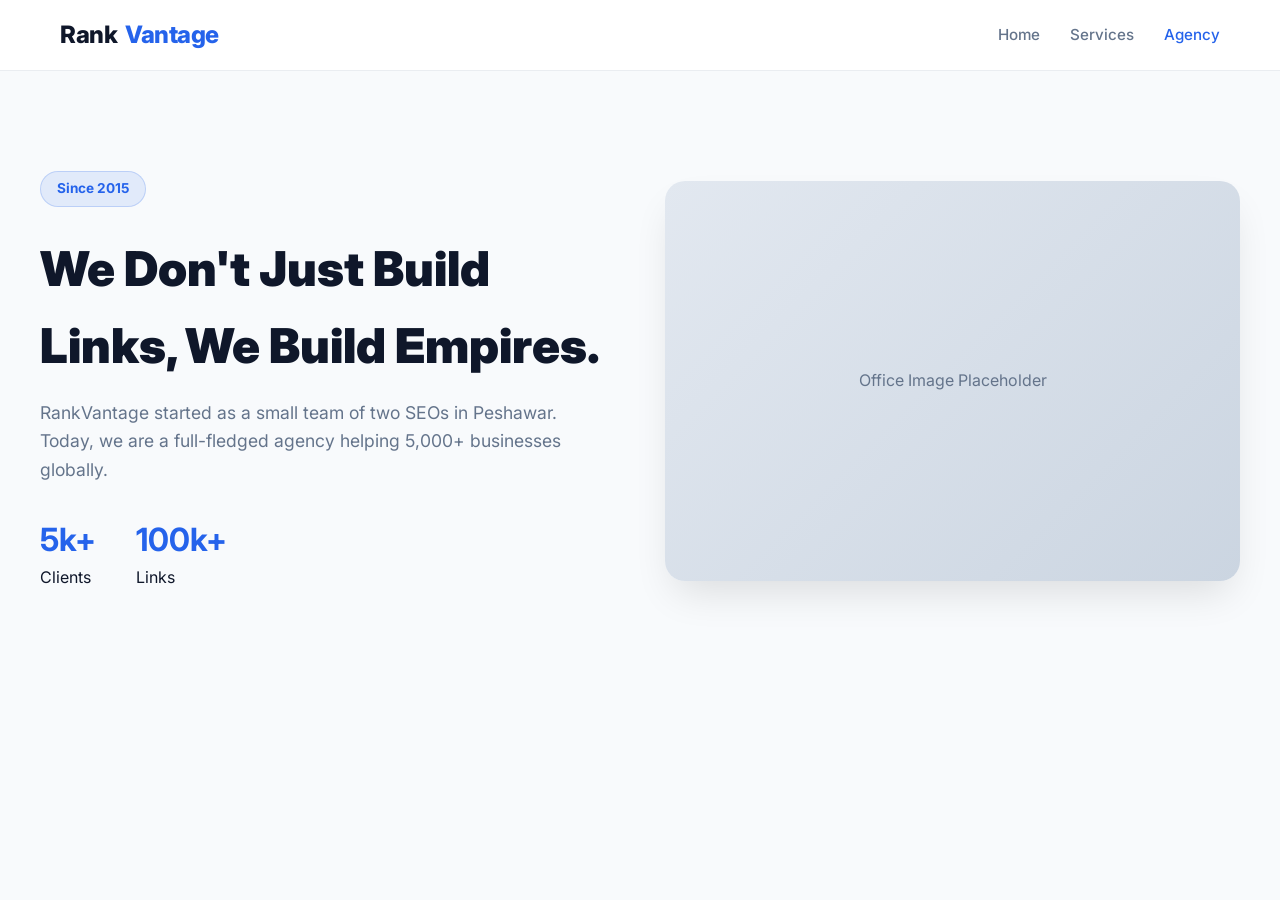
<file: pages/about.html>
<!DOCTYPE html>
<html lang="en" data-theme="light">
<head>
    <meta charset="UTF-8">
    <meta name="viewport" content="width=device-width, initial-scale=1.0">
    <title>About Us | RankVantage</title>
    <link rel="stylesheet" href="../css/style.css">
    <link rel="stylesheet" href="../css/responsive.css">
    <link rel="stylesheet" href="../css/pages.css">
    <link href="https://fonts.googleapis.com/css2?family=Inter:wght@400;600;900&display=swap" rel="stylesheet">
</head>
<body>
    <header class="site-header">
        <div class="container header-inner">
            <a href="../index.html" class="logo">Rank<span>Vantage</span></a>
            <nav class="desktop-nav">
                <a href="../index.html">Home</a>
                <a href="services.html">Services</a>
                <a href="about.html" style="color:var(--primary);">Agency</a>
            </nav>
        </div>
    </header>

    <main class="container section-padding">
        <div class="about-grid reveal-up">
            <div class="about-text">
                <span class="badge-pill">Since 2015</span>
                <h1 class="page-title">We Don't Just Build Links, We Build Empires.</h1>
                <p style="color:var(--text-muted); font-size:1.1rem;">RankVantage started as a small team of two SEOs in Peshawar. Today, we are a full-fledged agency helping 5,000+ businesses globally.</p>
                
                <div class="stats-row">
                    <div>
                        <h3 style="font-size:2rem; color:var(--primary);">5k+</h3>
                        <p>Clients</p>
                    </div>
                    <div>
                        <h3 style="font-size:2rem; color:var(--primary);">100k+</h3>
                        <p>Links</p>
                    </div>
                </div>
            </div>
            <div class="about-image-wrapper">
                <!-- Placeholder for office image -->
                <div class="about-img" style="height:400px; background:linear-gradient(135deg, #e2e8f0, #cbd5e1); display:flex; align-items:center; justify-content:center; color:#64748b;">
                    Office Image Placeholder
                </div>
            </div>
        </div>
    </main>

    <!-- 13. Mobile Bottom Glass Dock (Nav) -->
    <div class="mobile-dock">
        <a href="#" class="dock-btn secondary-btn" onclick="window.scrollTo({top:0, behavior:'smooth'}); return false;">
            <svg width="24" height="24" viewBox="0 0 24 24" fill="none" stroke="currentColor" stroke-width="2"><path d="M3 9l9-7 9 7v11a2 2 0 0 1-2 2H5a2 2 0 0 1-2-2z"></path><polyline points="9 22 9 12 15 12 15 22"></polyline></svg>
            <span>Home</span>
        </a>
        <a href="https://wa.me/923285796234" class="dock-btn primary-btn pulse-anim">
            <svg width="24" height="24" viewBox="0 0 24 24" fill="none" stroke="currentColor" stroke-width="2"><path d="M21 11.5a8.38 8.38 0 0 1-.9 3.8 8.5 8.5 0 0 1-7.6 4.7 8.38 8.38 0 0 1-3.8-.9L3 21l1.9-5.7a8.38 8.38 0 0 1-.9-3.8 8.5 8.5 0 0 1 4.7-7.6 8.38 8.38 0 0 1 3.8-.9h.5a8.48 8.48 0 0 1 8 8v.5z"></path></svg>
            <span>Chat Now</span>
        </a>
    </div>

    <script src="../js/main.js"></script>
</body>

</html>
</file>
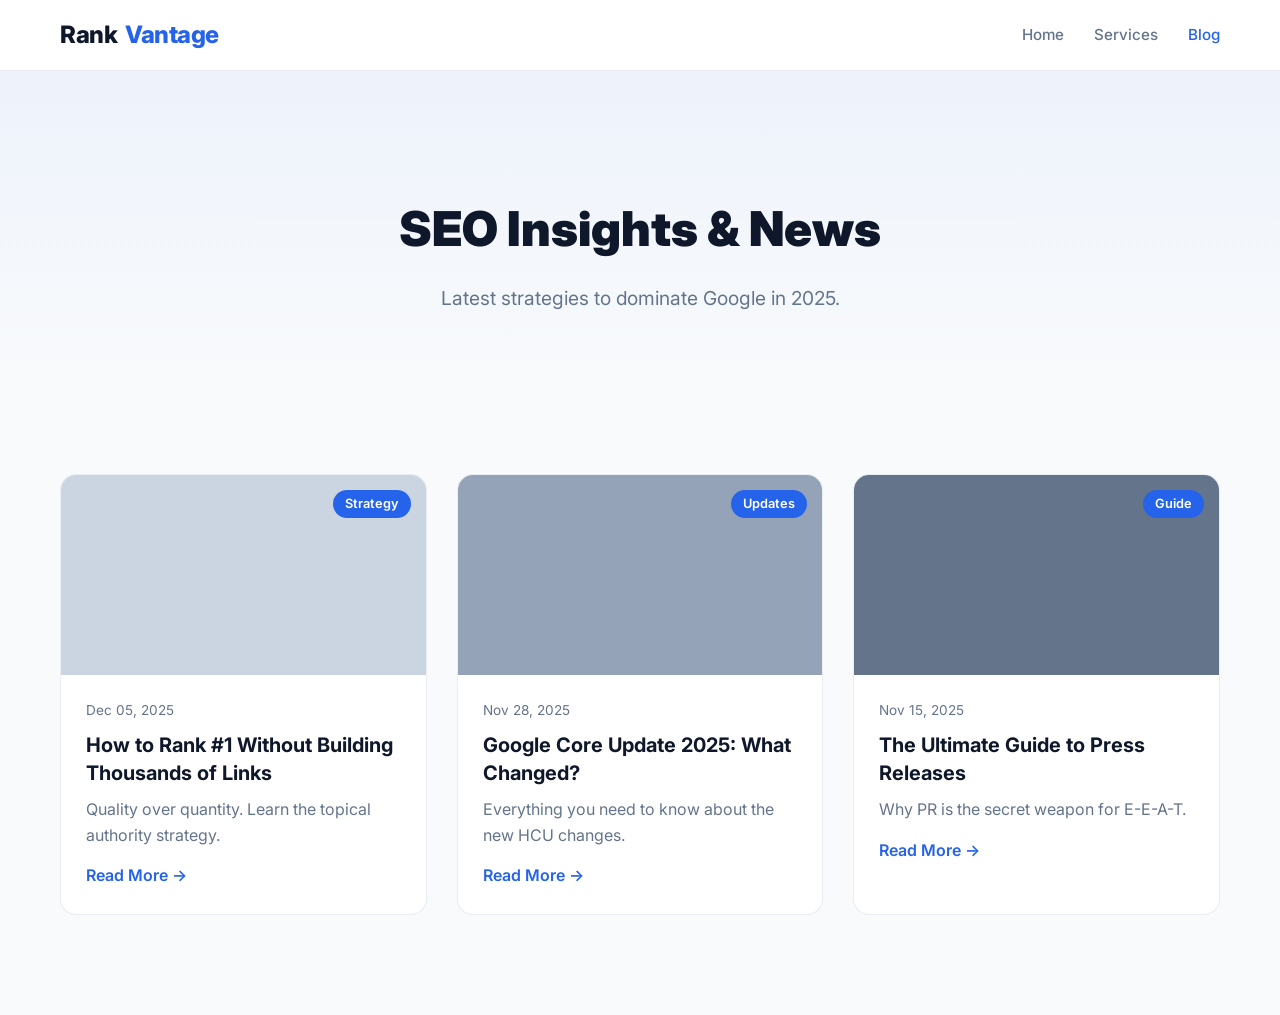
<file: pages/blog.html>
<!DOCTYPE html>
<html lang="en" data-theme="light">
<head>
    <meta charset="UTF-8">
    <meta name="viewport" content="width=device-width, initial-scale=1.0">
    <title>SEO Blog | RankVantage</title>
    <link rel="stylesheet" href="../css/style.css">
    <link rel="stylesheet" href="../css/responsive.css">
    <link rel="stylesheet" href="../css/pages.css">
    <link href="https://fonts.googleapis.com/css2?family=Inter:wght@400;600;900&display=swap" rel="stylesheet">
</head>
<body>

    <header class="site-header">
        <div class="container header-inner">
            <a href="../index.html" class="logo">Rank<span>Vantage</span></a>
            <nav class="desktop-nav">
                <a href="../index.html">Home</a>
                <a href="services.html">Services</a>
                <a href="blog.html" style="color:var(--primary);">Blog</a>
            </nav>
        </div>
    </header>

    <main>
        <section class="page-header">
            <div class="container">
                <h1 class="page-title">SEO Insights & News</h1>
                <p class="page-subtitle">Latest strategies to dominate Google in 2025.</p>
            </div>
        </section>

        <section class="section-padding">
            <div class="container">
                <div class="blog-grid">
                    
                    <!-- Post 1 -->
                    <div class="blog-card reveal-up">
                        <div class="blog-thumb">
                            <span class="blog-tag">Strategy</span>
                        </div>
                        <div class="blog-content">
                            <span class="blog-date">Dec 05, 2025</span>
                            <h3 class="blog-title">How to Rank #1 Without Building Thousands of Links</h3>
                            <p style="color:var(--text-muted); margin-bottom:15px;">Quality over quantity. Learn the topical authority strategy.</p>
                            <a href="#" style="color:var(--primary); font-weight:600;">Read More &rarr;</a>
                        </div>
                    </div>

                    <!-- Post 2 -->
                    <div class="blog-card reveal-up">
                        <div class="blog-thumb" style="background-color:#94a3b8;">
                            <span class="blog-tag">Updates</span>
                        </div>
                        <div class="blog-content">
                            <span class="blog-date">Nov 28, 2025</span>
                            <h3 class="blog-title">Google Core Update 2025: What Changed?</h3>
                            <p style="color:var(--text-muted); margin-bottom:15px;">Everything you need to know about the new HCU changes.</p>
                            <a href="#" style="color:var(--primary); font-weight:600;">Read More &rarr;</a>
                        </div>
                    </div>

                    <!-- Post 3 -->
                    <div class="blog-card reveal-up">
                        <div class="blog-thumb" style="background-color:#64748b;">
                            <span class="blog-tag">Guide</span>
                        </div>
                        <div class="blog-content">
                            <span class="blog-date">Nov 15, 2025</span>
                            <h3 class="blog-title">The Ultimate Guide to Press Releases</h3>
                            <p style="color:var(--text-muted); margin-bottom:15px;">Why PR is the secret weapon for E-E-A-T.</p>
                            <a href="#" style="color:var(--primary); font-weight:600;">Read More &rarr;</a>
                        </div>
                    </div>

                </div>
            </div>
        </section>
    </main>
<!-- 13. Mobile Bottom Glass Dock (Nav) -->
    <div class="mobile-dock">
        <a href="#" class="dock-btn secondary-btn" onclick="window.scrollTo({top:0, behavior:'smooth'}); return false;">
            <svg width="24" height="24" viewBox="0 0 24 24" fill="none" stroke="currentColor" stroke-width="2"><path d="M3 9l9-7 9 7v11a2 2 0 0 1-2 2H5a2 2 0 0 1-2-2z"></path><polyline points="9 22 9 12 15 12 15 22"></polyline></svg>
            <span>Home</span>
        </a>
        <a href="https://wa.me/923285796234" class="dock-btn primary-btn pulse-anim">
            <svg width="24" height="24" viewBox="0 0 24 24" fill="none" stroke="currentColor" stroke-width="2"><path d="M21 11.5a8.38 8.38 0 0 1-.9 3.8 8.5 8.5 0 0 1-7.6 4.7 8.38 8.38 0 0 1-3.8-.9L3 21l1.9-5.7a8.38 8.38 0 0 1-.9-3.8 8.5 8.5 0 0 1 4.7-7.6 8.38 8.38 0 0 1 3.8-.9h.5a8.48 8.48 0 0 1 8 8v.5z"></path></svg>
            <span>Chat Now</span>
        </a>
    </div>

    <script src="../js/main.js"></script>
</body>

</html>
</file>
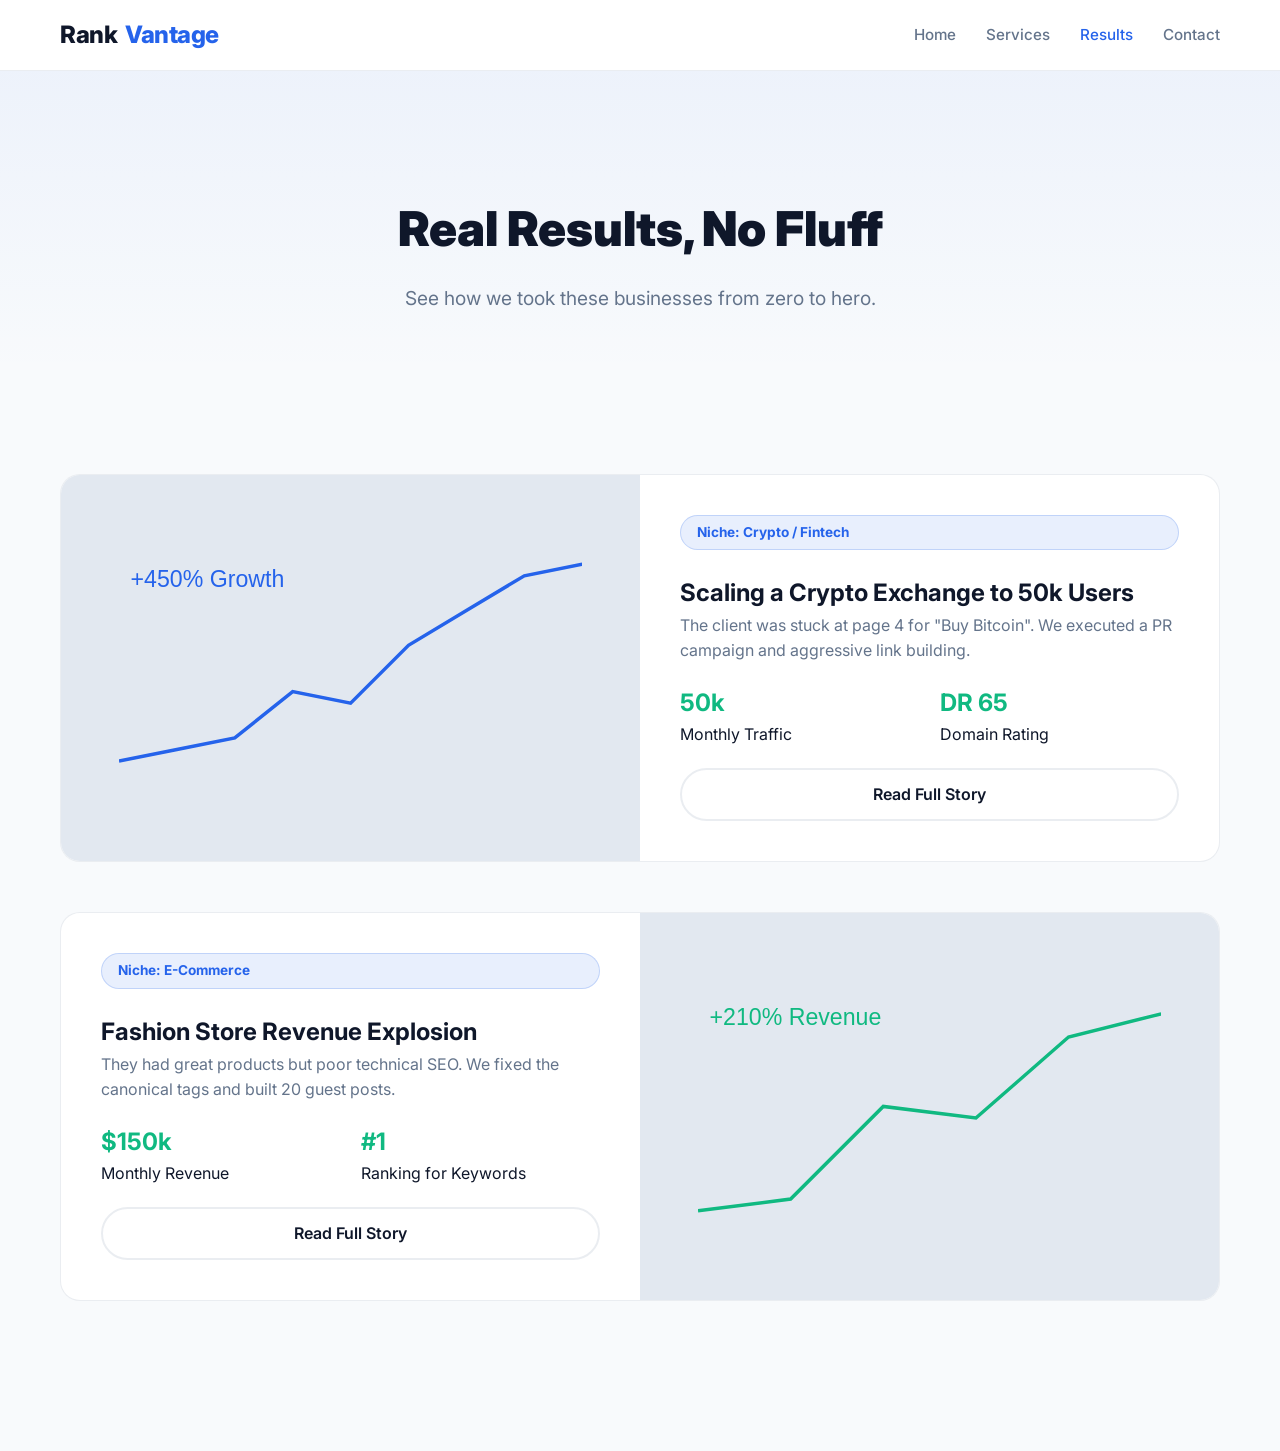
<file: pages/case-studies.html>
<!DOCTYPE html>
<html lang="en" data-theme="light">
<head>
    <meta charset="UTF-8">
    <meta name="viewport" content="width=device-width, initial-scale=1.0">
    <title>Case Studies | RankVantage</title>
    <link rel="stylesheet" href="../css/style.css">
    <link rel="stylesheet" href="../css/responsive.css">
    <link rel="stylesheet" href="../css/pages.css">
    <link href="https://fonts.googleapis.com/css2?family=Inter:wght@400;600;900&display=swap" rel="stylesheet">
</head>
<body>

    <header class="site-header">
        <div class="container header-inner">
            <a href="../index.html" class="logo">Rank<span>Vantage</span></a>
            <nav class="desktop-nav">
                <a href="../index.html">Home</a>
                <a href="services.html">Services</a>
                <a href="case-studies.html" style="color:var(--primary);">Results</a>
                <a href="contact.html">Contact</a>
            </nav>
        </div>
    </header>

    <main>
        <section class="page-header">
            <div class="container">
                <h1 class="page-title">Real Results, No Fluff</h1>
                <p class="page-subtitle">See how we took these businesses from zero to hero.</p>
            </div>
        </section>

        <section class="section-padding">
            <div class="container">
                
                <!-- Case Study 1 -->
                <div class="case-study-card reveal-up">
                    <div class="case-img">
                        <!-- Simulated Graph SVG -->
                        <svg viewBox="0 0 400 200" width="80%" height="auto">
                            <polyline fill="none" stroke="#2563EB" stroke-width="3" points="0,180 50,170 100,160 150,120 200,130 250,80 300,50 350,20 400,10" />
                            <text x="10" y="30" font-family="sans-serif" font-size="20" fill="#2563EB">+450% Growth</text>
                        </svg>
                    </div>
                    <div class="case-content">
                        <span class="badge-pill">Niche: Crypto / Fintech</span>
                        <h2>Scaling a Crypto Exchange to 50k Users</h2>
                        <p style="color:var(--text-muted);">The client was stuck at page 4 for "Buy Bitcoin". We executed a PR campaign and aggressive link building.</p>
                        <div class="metric-grid">
                            <div class="metric-item">
                                <strong>50k</strong>
                                <span>Monthly Traffic</span>
                            </div>
                            <div class="metric-item">
                                <strong>DR 65</strong>
                                <span>Domain Rating</span>
                            </div>
                        </div>
                        <a href="#" class="btn-outline">Read Full Story</a>
                    </div>
                </div>

                <!-- Case Study 2 -->
                <div class="case-study-card reveal-up">
                    <div class="case-img" style="order:2;"> <!-- Image on right for desktop -->
                        <svg viewBox="0 0 400 200" width="80%" height="auto">
                            <polyline fill="none" stroke="#10B981" stroke-width="3" points="0,190 80,180 160,100 240,110 320,40 400,20" />
                            <text x="10" y="30" font-family="sans-serif" font-size="20" fill="#10B981">+210% Revenue</text>
                        </svg>
                    </div>
                    <div class="case-content" style="order:1;">
                        <span class="badge-pill">Niche: E-Commerce</span>
                        <h2>Fashion Store Revenue Explosion</h2>
                        <p style="color:var(--text-muted);">They had great products but poor technical SEO. We fixed the canonical tags and built 20 guest posts.</p>
                        <div class="metric-grid">
                            <div class="metric-item">
                                <strong>$150k</strong>
                                <span>Monthly Revenue</span>
                            </div>
                            <div class="metric-item">
                                <strong>#1</strong>
                                <span>Ranking for Keywords</span>
                            </div>
                        </div>
                        <a href="#" class="btn-outline">Read Full Story</a>
                    </div>
                </div>

            </div>
        </section>
    </main>

  <!-- 13. Mobile Bottom Glass Dock (Nav) -->
    <div class="mobile-dock">
        <a href="#" class="dock-btn secondary-btn" onclick="window.scrollTo({top:0, behavior:'smooth'}); return false;">
            <svg width="24" height="24" viewBox="0 0 24 24" fill="none" stroke="currentColor" stroke-width="2"><path d="M3 9l9-7 9 7v11a2 2 0 0 1-2 2H5a2 2 0 0 1-2-2z"></path><polyline points="9 22 9 12 15 12 15 22"></polyline></svg>
            <span>Home</span>
        </a>
        <a href="https://wa.me/923285796234" class="dock-btn primary-btn pulse-anim">
            <svg width="24" height="24" viewBox="0 0 24 24" fill="none" stroke="currentColor" stroke-width="2"><path d="M21 11.5a8.38 8.38 0 0 1-.9 3.8 8.5 8.5 0 0 1-7.6 4.7 8.38 8.38 0 0 1-3.8-.9L3 21l1.9-5.7a8.38 8.38 0 0 1-.9-3.8 8.5 8.5 0 0 1 4.7-7.6 8.38 8.38 0 0 1 3.8-.9h.5a8.48 8.48 0 0 1 8 8v.5z"></path></svg>
            <span>Chat Now</span>
        </a>
    </div>

    <script src="../js/main.js"></script>
</body>

</html>
</file>
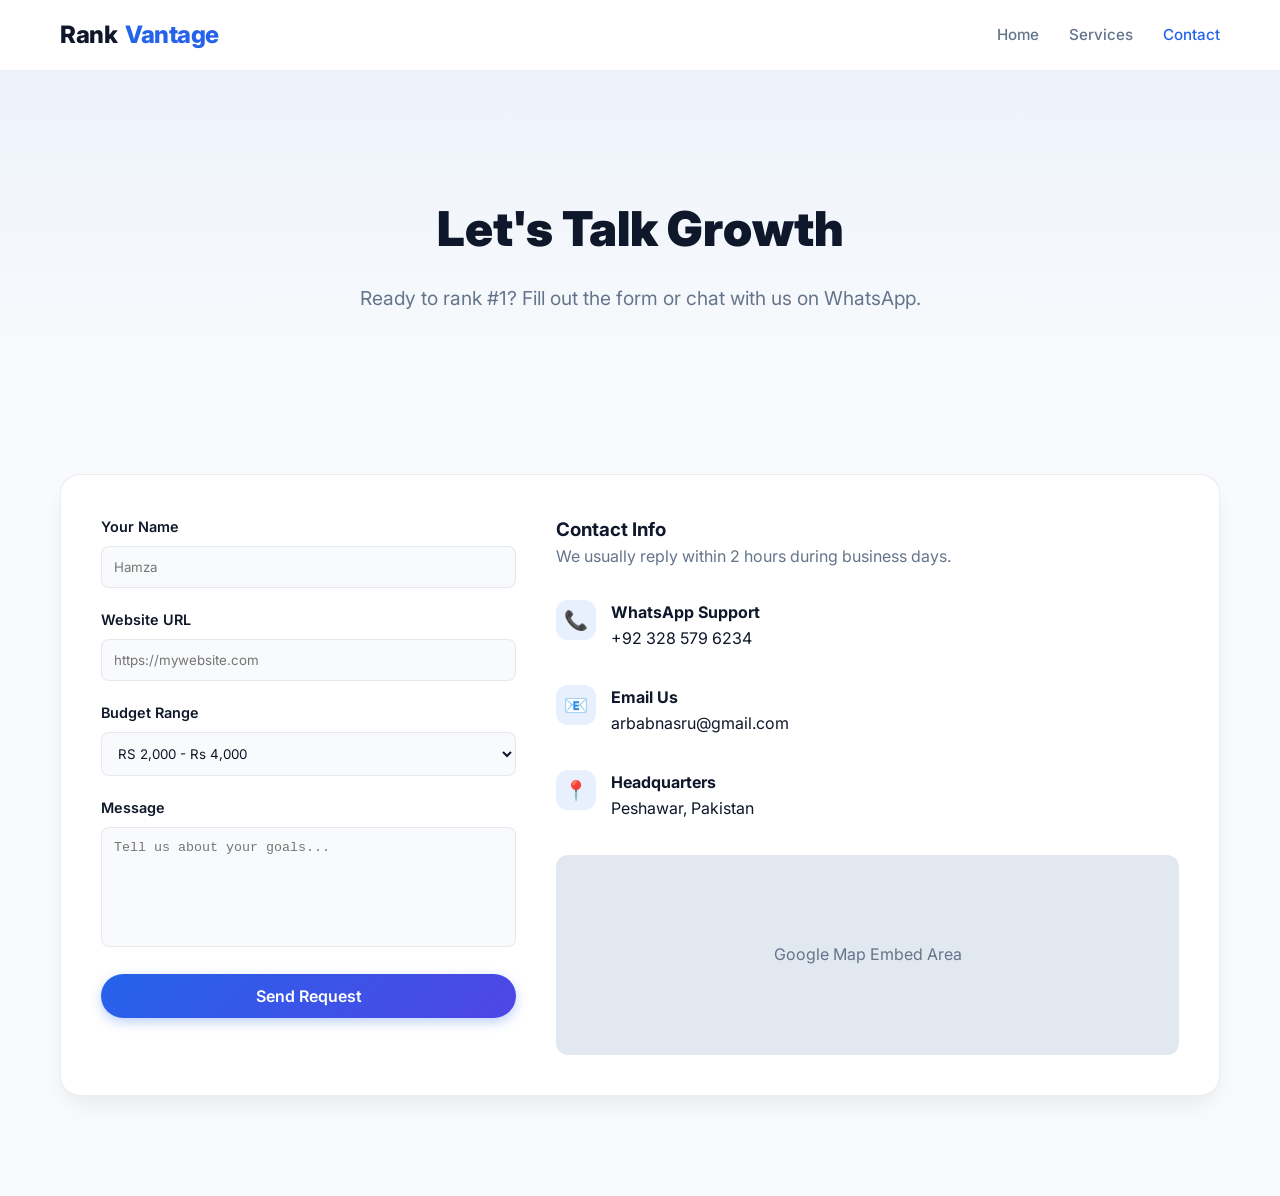
<file: pages/contact.html>
<!DOCTYPE html>
<html lang="en" data-theme="light">
<head>
    <meta charset="UTF-8">
    <meta name="viewport" content="width=device-width, initial-scale=1.0">
    <title>Contact Us | RankVantage</title>
    <link rel="stylesheet" href="../css/style.css">
    <link rel="stylesheet" href="../css/responsive.css">
    <link rel="stylesheet" href="../css/pages.css">
    <link href="https://fonts.googleapis.com/css2?family=Inter:wght@400;600;900&display=swap" rel="stylesheet">
</head>
<body>

    <header class="site-header">
        <div class="container header-inner">
            <a href="../index.html" class="logo">Rank<span>Vantage</span></a>
            <nav class="desktop-nav">
                <a href="../index.html">Home</a>
                <a href="services.html">Services</a>
                <a href="contact.html" style="color:var(--primary);">Contact</a>
            </nav>
        </div>
    </header>

    <main>
        <section class="page-header">
            <div class="container">
                <h1 class="page-title">Let's Talk Growth</h1>
                <p class="page-subtitle">Ready to rank #1? Fill out the form or chat with us on WhatsApp.</p>
            </div>
        </section>

        <section class="section-padding">
            <div class="container">
                <div class="contact-wrapper reveal-up">
                    
                    <!-- Form Side -->
                    <form class="contact-form">
                        <div class="contact-form-group">
                            <label>Your Name</label>
                            <input type="text" placeholder="Hamza" required>
                        </div>
                        <div class="contact-form-group">
                            <label>Website URL</label>
                            <input type="url" placeholder="https://mywebsite.com" required>
                        </div>
                        <div class="contact-form-group">
                            <label>Budget Range</label>
                            <select>
                                <option>RS 2,000 - Rs 4,000</option>
                                <option>Rs 5000 - RS 10,000</option>
                                <option>Rs 15,000 - Rs 30,000</option>
                                <option>Enterprise (Rs 50k+)</option>
                            </select>
                        </div>
                        <div class="contact-form-group">
                            <label>Message</label>
                            <textarea placeholder="Tell us about your goals..."></textarea>
                        </div>
                        <button type="submit" class="btn-solid" style="width:100%">Send Request</button>
                    </form>

                    <!-- Info Side -->
                    <div class="contact-info">
                        <h3>Contact Info</h3>
                        <p style="color:var(--text-muted); margin-bottom:30px;">We usually reply within 2 hours during business days.</p>
                        
                        <div class="contact-info-item">
                            <div class="service-icon" style="width:40px; height:40px; font-size:1.2rem;">📞</div>
                            <div>
                                <strong>WhatsApp Support</strong>
                                <p>+92 328 579 6234</p>
                            </div>
                        </div>
                        <div class="contact-info-item">
                            <div class="service-icon" style="width:40px; height:40px; font-size:1.2rem;">📧</div>
                            <div>
                                <strong>Email Us</strong>
                                <p>arbabnasru@gmail.com</p>
                            </div>
                        </div>
                        <div class="contact-info-item">
                            <div class="service-icon" style="width:40px; height:40px; font-size:1.2rem;">📍</div>
                            <div>
                                <strong>Headquarters</strong>
                                <p>Peshawar, Pakistan</p>
                            </div>
                        </div>

                        <!-- Map Placeholder -->
                        <div style="width:100%; height:200px; background:#e2e8f0; border-radius:12px; margin-top:20px; display:flex; align-items:center; justify-content:center; color:#64748b;">
                            Google Map Embed Area
                        </div>
                    </div>

                </div>
            </div>
        </section>
    </main>

    <!-- 13. Mobile Bottom Glass Dock (Nav) -->
    <div class="mobile-dock">
        <a href="#" class="dock-btn secondary-btn" onclick="window.scrollTo({top:0, behavior:'smooth'}); return false;">
            <svg width="24" height="24" viewBox="0 0 24 24" fill="none" stroke="currentColor" stroke-width="2"><path d="M3 9l9-7 9 7v11a2 2 0 0 1-2 2H5a2 2 0 0 1-2-2z"></path><polyline points="9 22 9 12 15 12 15 22"></polyline></svg>
            <span>Home</span>
        </a>
        <a href="https://wa.me/923285796234" class="dock-btn primary-btn pulse-anim">
            <svg width="24" height="24" viewBox="0 0 24 24" fill="none" stroke="currentColor" stroke-width="2"><path d="M21 11.5a8.38 8.38 0 0 1-.9 3.8 8.5 8.5 0 0 1-7.6 4.7 8.38 8.38 0 0 1-3.8-.9L3 21l1.9-5.7a8.38 8.38 0 0 1-.9-3.8 8.5 8.5 0 0 1 4.7-7.6 8.38 8.38 0 0 1 3.8-.9h.5a8.48 8.48 0 0 1 8 8v.5z"></path></svg>
            <span>Chat Now</span>
        </a>
    </div>

    <script src="../js/main.js"></script>
</body>

</html>
</file>
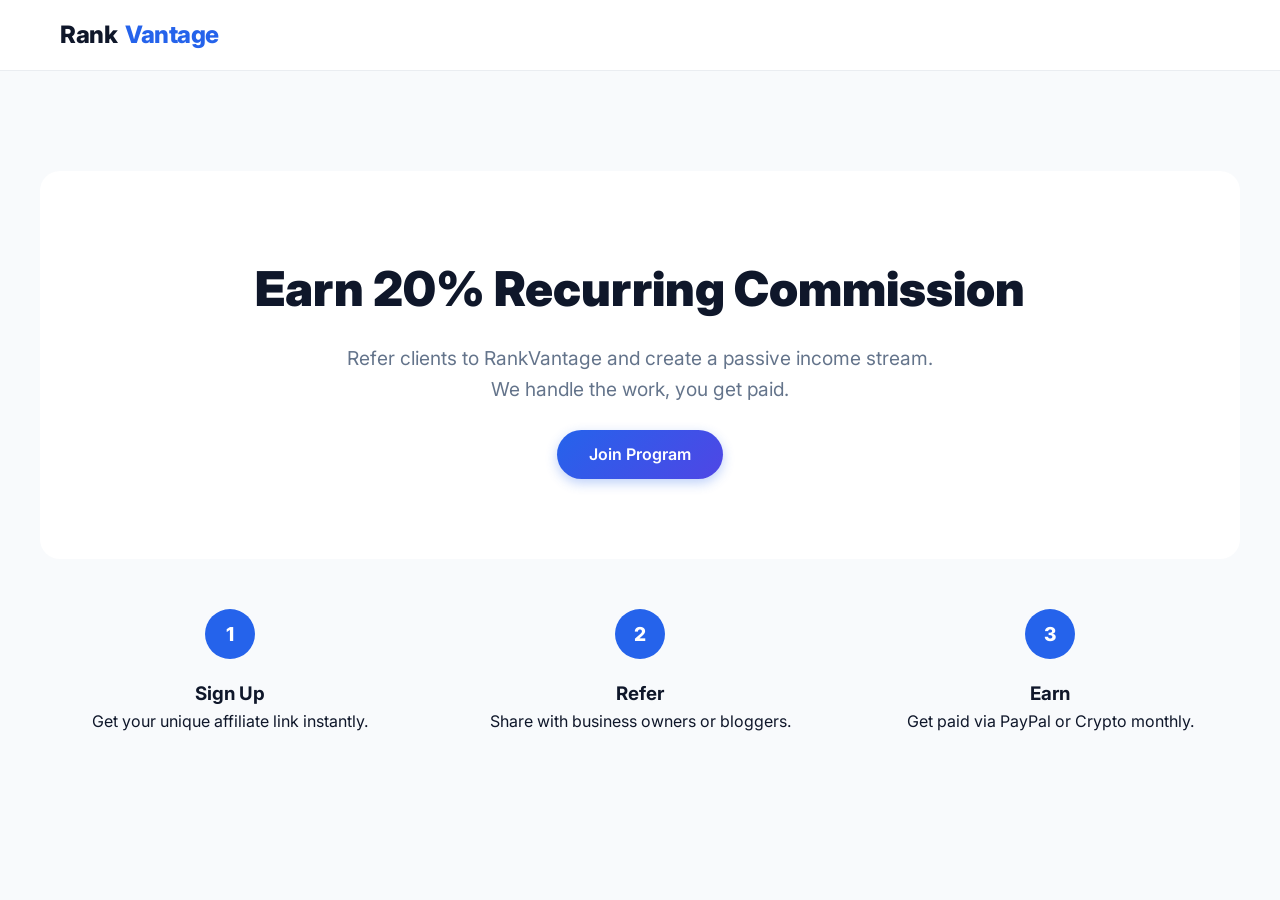
<file: pages/partners.html>
<!DOCTYPE html>
<html lang="en" data-theme="light">
<head>
    <meta charset="UTF-8">
    <meta name="viewport" content="width=device-width, initial-scale=1.0">
    <title>Partner Program | RankVantage</title>
    <link rel="stylesheet" href="../css/style.css">
    <link rel="stylesheet" href="../css/responsive.css">
    <link rel="stylesheet" href="../css/pages.css">
    <link href="https://fonts.googleapis.com/css2?family=Inter:wght@400;600;900&display=swap" rel="stylesheet">
</head>
<body>
    <header class="site-header">
        <div class="container header-inner">
            <a href="../index.html" class="logo">Rank<span>Vantage</span></a>
        </div>
    </header>

    <main class="container section-padding">
        <div class="partner-hero reveal-up">
            <h1 class="page-title">Earn 20% Recurring Commission</h1>
            <p class="page-subtitle">Refer clients to RankVantage and create a passive income stream. We handle the work, you get paid.</p>
            <br>
            <a href="#" class="btn-solid">Join Program</a>
        </div>

        <div class="step-grid">
            <div class="step-item">
                <div class="step-circle">1</div>
                <h3>Sign Up</h3>
                <p>Get your unique affiliate link instantly.</p>
            </div>
            <div class="step-item">
                <div class="step-circle">2</div>
                <h3>Refer</h3>
                <p>Share with business owners or bloggers.</p>
            </div>
            <div class="step-item">
                <div class="step-circle">3</div>
                <h3>Earn</h3>
                <p>Get paid via PayPal or Crypto monthly.</p>
            </div>
        </div>
    </main>
    <!-- 13. Mobile Bottom Glass Dock (Nav) -->
    <div class="mobile-dock">
        <a href="#" class="dock-btn secondary-btn" onclick="window.scrollTo({top:0, behavior:'smooth'}); return false;">
            <svg width="24" height="24" viewBox="0 0 24 24" fill="none" stroke="currentColor" stroke-width="2"><path d="M3 9l9-7 9 7v11a2 2 0 0 1-2 2H5a2 2 0 0 1-2-2z"></path><polyline points="9 22 9 12 15 12 15 22"></polyline></svg>
            <span>Home</span>
        </a>
        <a href="https://wa.me/923285796234" class="dock-btn primary-btn pulse-anim">
            <svg width="24" height="24" viewBox="0 0 24 24" fill="none" stroke="currentColor" stroke-width="2"><path d="M21 11.5a8.38 8.38 0 0 1-.9 3.8 8.5 8.5 0 0 1-7.6 4.7 8.38 8.38 0 0 1-3.8-.9L3 21l1.9-5.7a8.38 8.38 0 0 1-.9-3.8 8.5 8.5 0 0 1 4.7-7.6 8.38 8.38 0 0 1 3.8-.9h.5a8.48 8.48 0 0 1 8 8v.5z"></path></svg>
            <span>Chat Now</span>
        </a>
    </div>
    <script src="../js/main.js"></script>
</body>

</html>
</file>
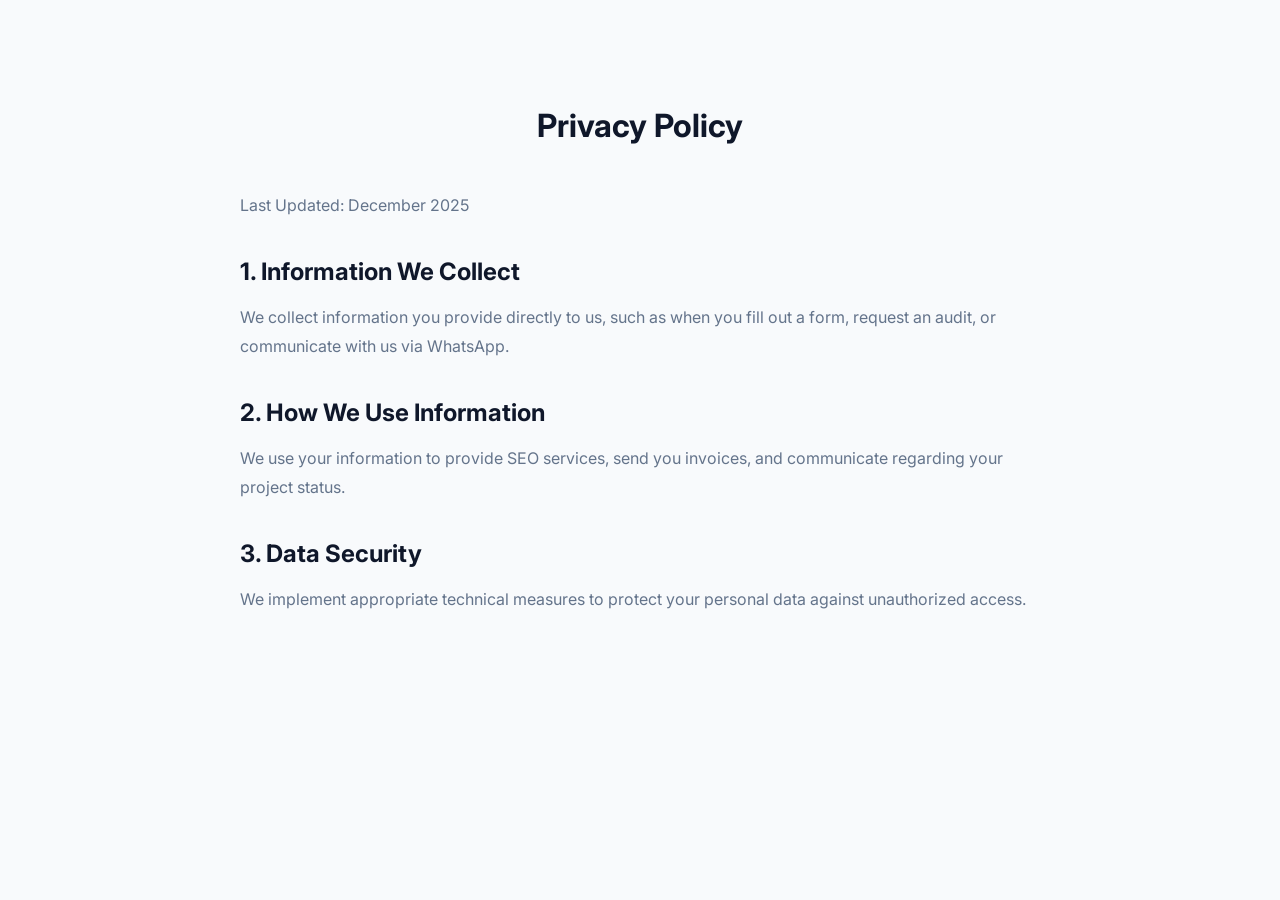
<file: pages/privacy.html>
<!DOCTYPE html>
<html lang="en" data-theme="light">
<head>
    <meta charset="UTF-8">
    <meta name="viewport" content="width=device-width, initial-scale=1.0">
    <title>Privacy Policy | RankVantage</title>
    <link rel="stylesheet" href="../css/style.css">
    <link rel="stylesheet" href="../css/responsive.css">
    <link href="https://fonts.googleapis.com/css2?family=Inter:wght@400;600&display=swap" rel="stylesheet">
    <style>
        .legal-text { max-width: 800px; margin: 0 auto; line-height: 1.8; color: var(--text-muted); }
        .legal-text h2 { color: var(--text-main); margin-top: 30px; margin-bottom: 10px; }
    </style>
</head>
<body>
    <main class="container section-padding">
        <h1 style="text-align:center; margin-bottom:40px;">Privacy Policy</h1>
        <div class="legal-text">
            <p>Last Updated: December 2025</p>
            
            <h2>1. Information We Collect</h2>
            <p>We collect information you provide directly to us, such as when you fill out a form, request an audit, or communicate with us via WhatsApp.</p>

            <h2>2. How We Use Information</h2>
            <p>We use your information to provide SEO services, send you invoices, and communicate regarding your project status.</p>

            <h2>3. Data Security</h2>
            <p>We implement appropriate technical measures to protect your personal data against unauthorized access.</p>
        </div>

        </div>
    </main>
    <!-- 13. Mobile Bottom Glass Dock (Nav) -->
    <div class="mobile-dock">
        <a href="#" class="dock-btn secondary-btn" onclick="window.scrollTo({top:0, behavior:'smooth'}); return false;">
            <svg width="24" height="24" viewBox="0 0 24 24" fill="none" stroke="currentColor" stroke-width="2"><path d="M3 9l9-7 9 7v11a2 2 0 0 1-2 2H5a2 2 0 0 1-2-2z"></path><polyline points="9 22 9 12 15 12 15 22"></polyline></svg>
            <span>Home</span>
        </a>
        <a href="https://wa.me/923285796234" class="dock-btn primary-btn pulse-anim">
            <svg width="24" height="24" viewBox="0 0 24 24" fill="none" stroke="currentColor" stroke-width="2"><path d="M21 11.5a8.38 8.38 0 0 1-.9 3.8 8.5 8.5 0 0 1-7.6 4.7 8.38 8.38 0 0 1-3.8-.9L3 21l1.9-5.7a8.38 8.38 0 0 1-.9-3.8 8.5 8.5 0 0 1 4.7-7.6 8.38 8.38 0 0 1 3.8-.9h.5a8.48 8.48 0 0 1 8 8v.5z"></path></svg>
            <span>Chat Now</span>
        </a>
    </div>
</body>

</html>
</file>
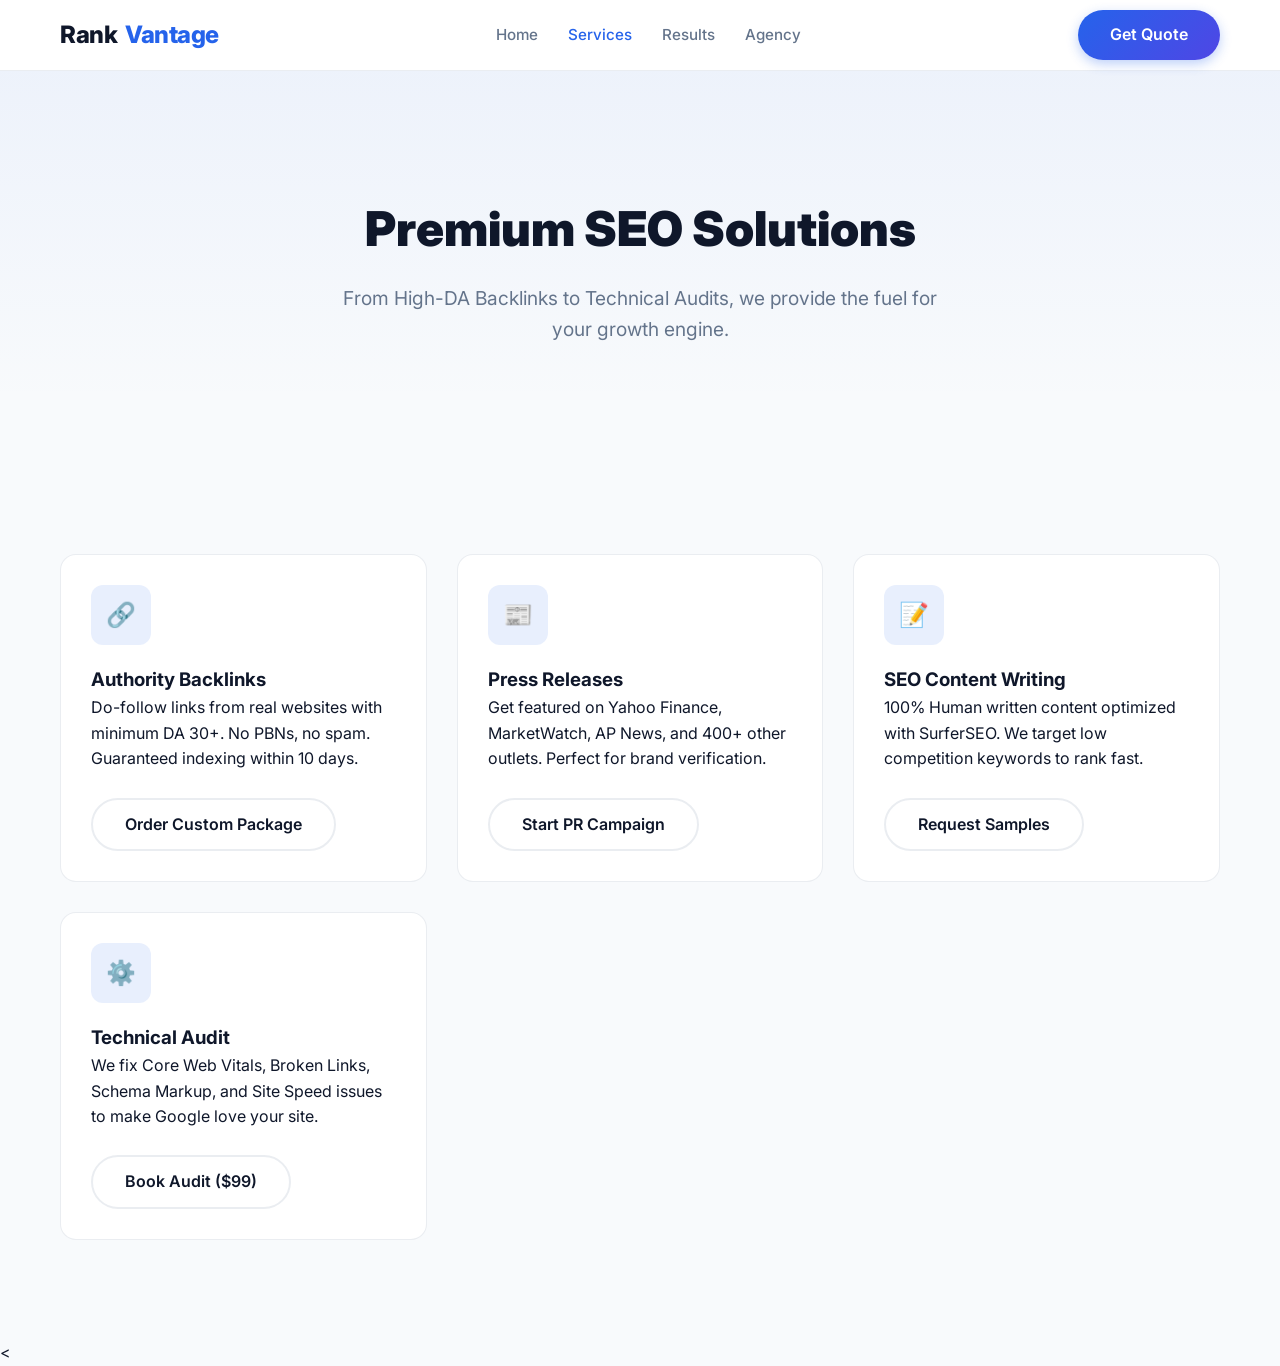
<file: pages/services.html>
<!DOCTYPE html>
<html lang="en" data-theme="light">
<head>
    <meta charset="UTF-8">
    <meta name="viewport" content="width=device-width, initial-scale=1.0">
    <title>Services | RankVantage</title>
    <link rel="stylesheet" href="../css/style.css">
    <link rel="stylesheet" href="../css/responsive.css">
    <link rel="stylesheet" href="../css/pages.css"> <!-- Linked New CSS -->
    <link href="https://fonts.googleapis.com/css2?family=Inter:wght@400;600;900&display=swap" rel="stylesheet">
</head>
<body>

    <!-- Header (Same structure, adjusted links) -->
    <header class="site-header">
        <div class="container header-inner">
            <a href="../index.html" class="logo">Rank<span>Vantage</span></a>
            <nav class="desktop-nav">
                <a href="../index.html">Home</a>
                <a href="services.html" style="color:var(--primary);">Services</a>
                <a href="case-studies.html">Results</a>
                <a href="about.html">Agency</a>
            </nav>
            <div class="header-actions">
                <a href="contact.html" class="btn-solid">Get Quote</a>
            </div>
        </div>
    </header>

    <main>
        <section class="page-header">
            <div class="container">
                <h1 class="page-title">Premium SEO Solutions</h1>
                <p class="page-subtitle">From High-DA Backlinks to Technical Audits, we provide the fuel for your growth engine.</p>
            </div>
        </section>

        <section class="section-padding">
            <div class="container">
                <div class="service-detail-grid">
                    <!-- Service 1 -->
                    <div class="service-box reveal-up">
                        <div class="service-icon">🔗</div>
                        <h3>Authority Backlinks</h3>
                        <p>Do-follow links from real websites with minimum DA 30+. No PBNs, no spam. Guaranteed indexing within 10 days.</p>
                        <br>
                        <a href="contact.html" class="btn-outline">Order Custom Package</a>
                    </div>
                    <!-- Service 2 -->
                    <div class="service-box reveal-up">
                        <div class="service-icon">📰</div>
                        <h3>Press Releases</h3>
                        <p>Get featured on Yahoo Finance, MarketWatch, AP News, and 400+ other outlets. Perfect for brand verification.</p>
                        <br>
                        <a href="contact.html" class="btn-outline">Start PR Campaign</a>
                    </div>
                    <!-- Service 3 -->
                    <div class="service-box reveal-up">
                        <div class="service-icon">📝</div>
                        <h3>SEO Content Writing</h3>
                        <p>100% Human written content optimized with SurferSEO. We target low competition keywords to rank fast.</p>
                        <br>
                        <a href="contact.html" class="btn-outline">Request Samples</a>
                    </div>
                     <!-- Service 4 -->
                     <div class="service-box reveal-up">
                        <div class="service-icon">⚙️</div>
                        <h3>Technical Audit</h3>
                        <p>We fix Core Web Vitals, Broken Links, Schema Markup, and Site Speed issues to make Google love your site.</p>
                        <br>
                        <a href="contact.html" class="btn-outline">Book Audit ($99)</a>
                    </div>
                </div>
            </div>
        </section>
    </main>

    <<!-- 13. Mobile Bottom Glass Dock (Nav) -->
    <div class="mobile-dock">
        <a href="#" class="dock-btn secondary-btn" onclick="window.scrollTo({top:0, behavior:'smooth'}); return false;">
            <svg width="24" height="24" viewBox="0 0 24 24" fill="none" stroke="currentColor" stroke-width="2"><path d="M3 9l9-7 9 7v11a2 2 0 0 1-2 2H5a2 2 0 0 1-2-2z"></path><polyline points="9 22 9 12 15 12 15 22"></polyline></svg>
            <span>Home</span>
        </a>
        <a href="https://wa.me/923285796234" class="dock-btn primary-btn pulse-anim">
            <svg width="24" height="24" viewBox="0 0 24 24" fill="none" stroke="currentColor" stroke-width="2"><path d="M21 11.5a8.38 8.38 0 0 1-.9 3.8 8.5 8.5 0 0 1-7.6 4.7 8.38 8.38 0 0 1-3.8-.9L3 21l1.9-5.7a8.38 8.38 0 0 1-.9-3.8 8.5 8.5 0 0 1 4.7-7.6 8.38 8.38 0 0 1 3.8-.9h.5a8.48 8.48 0 0 1 8 8v.5z"></path></svg>
            <span>Chat Now</span>
        </a>
    </div>

    <!-- Scripts -->
    <script src="../js/main.js"></script>
</body>

</html>
</file>
<file: css/style.css>
/* =========================================
   1. CORE VARIABLES & THEME SETUP
   ========================================= */
:root {
    /* Brand Colors */
    --primary: #2563EB;      /* Royal Blue */
    --primary-gradient: linear-gradient(135deg, #2563EB 0%, #4F46E5 100%);
    --accent: #10B981;       /* Success Green */
    --danger: #EF4444;       /* Red for errors */
    
    /* Backgrounds */
    --bg-body: #F8FAFC;
    --surface: #FFFFFF;
    --surface-hover: #F1F5F9;
    --border-color: rgba(148, 163, 184, 0.2);
    
    /* Text */
    --text-main: #0F172A;
    --text-muted: #64748B;
    --text-light: #94A3B8;

    /* UI Effects */
    --glass: rgba(255, 255, 255, 0.9);
    --shadow-sm: 0 2px 4px rgba(0,0,0,0.02);
    --shadow-md: 0 12px 24px -6px rgba(0,0,0,0.08);
    --shadow-lg: 0 20px 40px -10px rgba(0,0,0,0.12);
    --radius: 16px;
    --dock-height: 80px; /* Space for mobile bottom nav */
    --container: 1200px;
}

/* Dark Mode Variables */
[data-theme="dark"] {
    --bg-body: #0B1120;
    --surface: #1E293B;
    --surface-hover: #334155;
    --border-color: rgba(255,255,255,0.1);
    --text-main: #F8FAFC;
    --text-muted: #CBD5E1;
    --text-light: #64748B;
    --glass: rgba(15, 23, 42, 0.85);
    --shadow-md: 0 12px 24px -6px rgba(0,0,0,0.5);
}

/* =========================================
   2. GLOBAL RESET & TYPOGRAPHY
   ========================================= */
* { margin: 0; padding: 0; box-sizing: border-box; }
html { scroll-behavior: smooth; font-size: 16px; }

body {
    font-family: 'Inter', sans-serif;
    background: var(--bg-body);
    color: var(--text-main);
    line-height: 1.6;
    overflow-x: hidden;
    padding-bottom: 0; /* JS will adjust for dock if needed */
    transition: background 0.3s ease, color 0.3s ease;
}

a { text-decoration: none; color: inherit; transition: 0.3s; }
ul { list-style: none; }
img, svg { display: inline-block; vertical-align: middle; }
button, input, select { font-family: inherit; outline: none; }

.container {
    max-width: var(--container);
    margin: 0 auto;
    padding: 0 20px;
    width: 100%;
}

/* =========================================
   3. PREMIUM BUTTONS & INPUTS
   ========================================= */
/* Solid Button (Gradient) */
.btn-solid, button[type="submit"] {
    display: inline-flex;
    align-items: center;
    justify-content: center;
    gap: 8px;
    padding: 12px 32px;
    background: var(--primary-gradient);
    color: #fff;
    border: none;
    border-radius: 50px;
    font-weight: 600;
    font-size: 1rem;
    cursor: pointer;
    box-shadow: 0 4px 12px rgba(37, 99, 235, 0.3);
    transition: all 0.3s cubic-bezier(0.4, 0, 0.2, 1);
}

.btn-solid:hover, button[type="submit"]:hover {
    transform: translateY(-2px);
    box-shadow: 0 8px 20px rgba(37, 99, 235, 0.4);
    filter: brightness(1.1);
}

/* Outline Button */
.btn-outline {
    display: inline-flex;
    align-items: center;
    justify-content: center;
    gap: 8px;
    padding: 12px 32px;
    background: transparent;
    color: var(--text-main);
    border: 2px solid var(--border-color);
    border-radius: 50px;
    font-weight: 600;
    cursor: pointer;
    transition: all 0.3s ease;
}

.btn-outline:hover {
    border-color: var(--primary);
    color: var(--primary);
    background: rgba(37,99,235,0.05);
}

/* Pulse Animation for Main CTA */
.pulse-anim { animation: pulseGlow 2s infinite; }
@keyframes pulseGlow {
    0% { box-shadow: 0 0 0 0 rgba(37, 99, 235, 0.4); }
    70% { box-shadow: 0 0 0 15px rgba(37, 99, 235, 0); }
    100% { box-shadow: 0 0 0 0 rgba(37, 99, 235, 0); }
}

/* =========================================
   4. HEADER & NAVIGATION
   ========================================= */
.top-banner {
    background: var(--text-main);
    color: var(--bg-body);
    text-align: center;
    padding: 8px;
    font-size: 0.85rem;
    font-weight: 600;
    z-index: 1001;
    position: relative;
}

.site-header {
    position: sticky; top: 0; z-index: 1000;
    background: var(--glass);
    backdrop-filter: blur(16px);
    -webkit-backdrop-filter: blur(16px);
    border-bottom: 1px solid var(--border-color);
    transition: all 0.3s ease;
}

.header-inner {
    display: flex; justify-content: space-between; align-items: center;
    height: 70px;
}

.logo {
    font-size: 1.5rem; font-weight: 800;
    display: flex; align-items: center; gap: 8px;
    color: var(--text-main); letter-spacing: -0.5px;
}
.logo span { color: var(--primary); }

.desktop-nav { display: flex; gap: 30px; }
.desktop-nav a {
    font-weight: 500; font-size: 0.95rem; color: var(--text-muted);
    position: relative; padding: 5px 0;
}
.desktop-nav a:hover { color: var(--primary); }
.desktop-nav a::after {
    content: ''; position: absolute; bottom: 0; left: 0;
    width: 0; height: 2px; background: var(--primary);
    transition: width 0.3s;
}
.desktop-nav a:hover::after { width: 100%; }

/* --- Fixed Dropdown UI --- */
.header-actions { display: flex; align-items: center; gap: 15px; }

.currency-selector { position: relative; }
.currency-selector select {
    appearance: none; /* Remove default arrow */
    -webkit-appearance: none;
    background: var(--surface);
    border: 1px solid var(--border-color);
    padding: 8px 30px 8px 12px;
    border-radius: 8px;
    color: var(--text-main);
    font-weight: 600;
    font-size: 0.85rem;
    cursor: pointer;
    transition: 0.3s;
}
.currency-selector::after {
    content: '';
    position: absolute;
    right: 10px; top: 50%;
    transform: translateY(-40%);
    border: 5px solid transparent;
    border-top-color: var(--text-muted);
    pointer-events: none;
}
.currency-selector select:hover { border-color: var(--primary); }

#theme-toggle {
    background: var(--surface);
    border: 1px solid var(--border-color);
    width: 36px; height: 36px;
    border-radius: 50%;
    display: flex; align-items: center; justify-content: center;
    cursor: pointer; color: var(--text-main);
    transition: 0.3s;
}
#theme-toggle:hover { background: var(--surface-hover); border-color: var(--text-muted); }
[data-theme="light"] .moon-icon { display: block; }
[data-theme="light"] .sun-icon { display: none; }
[data-theme="dark"] .moon-icon { display: none; }
[data-theme="dark"] .sun-icon { display: block; }

/* QR Code */
.desktop-qr-trigger {
    position: relative; cursor: pointer;
    font-weight: 600; color: var(--accent);
    padding: 8px 12px; border-radius: 8px;
    background: rgba(16, 185, 129, 0.1);
    font-size: 0.9rem;
}
.qr-popup {
    position: absolute; top: 50px; right: 0;
    background: var(--surface); padding: 12px;
    border-radius: 12px; box-shadow: var(--shadow-lg);
    opacity: 0; visibility: hidden;
    transform: translateY(10px); transition: 0.3s;
    width: 160px; text-align: center; border: 1px solid var(--border-color);
}
.desktop-qr-trigger:hover .qr-popup { opacity: 1; visibility: visible; transform: translateY(0); }

/* =========================================
   5. HERO & AURORA ANIMATION
   ========================================= */
.hero-section {
    position: relative; padding: 120px 0 80px;
    text-align: center; overflow: hidden;
}

.aurora-bg {
    position: absolute; top: -50%; left: -50%;
    width: 200%; height: 200%;
    background: radial-gradient(circle, rgba(37,99,235,0.1) 0%, rgba(16,185,129,0.05) 30%, transparent 60%);
    filter: blur(80px);
    animation: rotate 20s linear infinite;
    z-index: -1;
}
@keyframes rotate { from { transform: rotate(0deg); } to { transform: rotate(360deg); } }

.badge-pill {
    display: inline-block;
    padding: 6px 16px;
    background: rgba(37, 99, 235, 0.1);
    color: var(--primary);
    border-radius: 30px;
    font-size: 0.85rem; font-weight: 700;
    margin-bottom: 24px;
    border: 1px solid rgba(37,99,235,0.2);
}

.hero-title {
    font-size: clamp(2.5rem, 5vw, 4.5rem);
    font-weight: 900; line-height: 1.1; margin-bottom: 20px;
    letter-spacing: -1px;
}
.typing-text {
    background: linear-gradient(to right, var(--primary), var(--accent));
    -webkit-background-clip: text; -webkit-text-fill-color: transparent;
}

.hero-desc {
    max-width: 600px; margin: 0 auto 40px;
    font-size: 1.15rem; color: var(--text-muted);
}

/* Audit Form */
.audit-form {
    display: flex; gap: 8px;
    background: var(--surface);
    padding: 6px; border-radius: 50px;
    border: 1px solid var(--border-color);
    box-shadow: var(--shadow-md);
    max-width: 500px; margin: 0 auto;
    transition: 0.3s;
}
.audit-form:focus-within { border-color: var(--primary); box-shadow: 0 0 0 4px rgba(37,99,235,0.1); }
.audit-form input {
    flex: 1; border: none; background: transparent;
    padding: 0 20px; font-size: 1rem; color: var(--text-main);
}

/* Trust Proof Graph */
.trust-proof { display: flex; justify-content: center; margin-top: 50px; }
.proof-card {
    background: var(--surface);
    padding: 15px 25px; border-radius: 12px;
    border: 1px solid var(--border-color);
    box-shadow: var(--shadow-sm);
    display: flex; align-items: center; gap: 20px;
}
.proof-text strong { display: block; color: var(--accent); font-size: 1.1rem; }
.proof-text span { font-size: 0.85rem; color: var(--text-muted); }

/* =========================================
   6. SECTIONS (Marquee, Comparison)
   ========================================= */
.marquee-section {
    padding: 30px 0; background: var(--surface);
    border-top: 1px solid var(--border-color);
    border-bottom: 1px solid var(--border-color);
    overflow: hidden; white-space: nowrap;
}
.marquee-content { display: inline-flex; gap: 60px; animation: marquee 30s linear infinite; }
.marquee-content span {
    display: flex; align-items: center; gap: 10px;
    font-weight: 700; color: var(--text-light); font-size: 1.2rem;
}
@keyframes marquee { 0% { transform: translateX(0); } 100% { transform: translateX(-50%); } }

.section-padding { padding: 100px 0; }
.section-header { text-align: center; margin-bottom: 50px; }
.section-header h2 { font-size: 2.5rem; font-weight: 800; margin-bottom: 10px; }
.highlight { color: var(--primary); }

.comparison-table {
    background: var(--surface); border-radius: var(--radius);
    border: 1px solid var(--border-color);
    box-shadow: var(--shadow-md); overflow: hidden;
}
.table-header, .table-row {
    display: grid; grid-template-columns: 1.5fr 1fr 1fr;
    padding: 20px 30px; align-items: center;
}
.table-header { background: var(--text-main); color: var(--surface); font-weight: 700; }
.table-row { border-bottom: 1px solid var(--border-color); }
.table-row:last-child { border: none; }
.col-us { color: var(--accent); font-weight: 700; }
.col-them { color: var(--danger); text-decoration: line-through; opacity: 0.6; }

/* =========================================
   7. PRICING (Desktop Grid)
   ========================================= */
.pricing-bg { background: linear-gradient(180deg, var(--bg-body) 0%, rgba(37,99,235,0.03) 100%); }

.pricing-toggle-container {
    display: flex; align-items: center; justify-content: center; gap: 15px; margin-bottom: 40px;
}
.toggle-label { font-weight: 600; color: var(--text-main); }
.save-badge { background: #FECACA; color: #DC2626; padding: 2px 8px; border-radius: 8px; font-size: 0.75rem; margin-left: 5px; }

/* Switch UI */
.switch { position: relative; display: inline-block; width: 52px; height: 28px; }
.switch input { opacity: 0; width: 0; height: 0; }
.slider {
    position: absolute; cursor: pointer;
    top: 0; left: 0; right: 0; bottom: 0;
    background-color: #CBD5E1; transition: .4s; border-radius: 34px;
}
.slider:before {
    position: absolute; content: "";
    height: 22px; width: 22px; left: 3px; bottom: 3px;
    background-color: white; transition: .4s; border-radius: 50%;
    box-shadow: 0 2px 4px rgba(0,0,0,0.2);
}
input:checked + .slider { background-color: var(--primary); }
input:checked + .slider:before { transform: translateX(24px); }

/* Cards */
.pricing-grid {
    display: grid; grid-template-columns: repeat(3, 1fr); gap: 30px;
    padding: 20px 0; /* Space for shadow */
}

.price-card {
    background: var(--surface);
    border: 1px solid var(--border-color);
    border-radius: var(--radius);
    padding: 40px; text-align: center;
    position: relative;
    transition: transform 0.3s ease, box-shadow 0.3s ease;
    display: flex; flex-direction: column;
}
.price-card:hover { transform: translateY(-8px); box-shadow: var(--shadow-lg); border-color: var(--primary); }

.price-card.popular {
    border: 2px solid var(--primary);
    transform: scale(1.05);
    box-shadow: var(--shadow-md);
    z-index: 2;
}
.price-card.popular:hover { transform: scale(1.05) translateY(-8px); }

.ribbon {
    position: absolute; top: -12px; left: 50%; transform: translateX(-50%);
    background: var(--primary); color: white; padding: 4px 16px;
    border-radius: 20px; font-size: 0.8rem; font-weight: 700;
}

.price-wrapper { margin: 25px 0; color: var(--text-main); }
.currency { font-size: 1.5rem; vertical-align: top; font-weight: 600; }
.amount { font-size: 3.5rem; font-weight: 800; letter-spacing: -2px; }

.features-list { text-align: left; margin-bottom: 30px; flex-grow: 1; }
.features-list li { margin-bottom: 12px; color: var(--text-muted); display: flex; align-items: center; gap: 10px; }

/* =========================================
   8. FAQ (Animated)
   ========================================= */
.accordion { max-width: 800px; margin: 0 auto; }
.accordion-item {
    background: var(--surface); border: 1px solid var(--border-color);
    border-radius: 12px; margin-bottom: 12px; overflow: hidden;
}
.accordion-header {
    width: 100%; text-align: left; padding: 20px;
    background: transparent; border: none; cursor: pointer;
    font-weight: 600; font-size: 1.05rem; color: var(--text-main);
    display: flex; justify-content: space-between; align-items: center;
}
.accordion-body {
    max-height: 0; overflow: hidden;
    transition: max-height 0.3s ease-out;
    padding: 0 20px; color: var(--text-muted);
}
.accordion-item.active .accordion-body { max-height: 200px; padding-bottom: 20px; }
.arrow { transition: transform 0.3s; font-size: 1.2rem; }
.accordion-item.active .arrow { transform: rotate(45deg); }

/* =========================================
   9. ROI CALCULATOR
   ========================================= */
.roi-calc-box {
    background: var(--surface);
    border: 1px solid var(--border-color);
    border-radius: 24px;
    padding: 50px;
    max-width: 900px;
    margin: 0 auto;
    box-shadow: var(--shadow-md);
    position: relative;
    overflow: hidden;
    text-align: center;
    transition: transform 0.3s ease;
}

.roi-calc-box::before {
    content: '';
    position: absolute; top: 0; left: 0; width: 100%; height: 6px;
    background: var(--primary-gradient);
}

.roi-calc-box h2 { font-size: 2rem; margin-bottom: 10px; font-weight: 800; }
.roi-calc-box p { color: var(--text-muted); margin-bottom: 40px; }

.calc-inputs {
    display: grid; grid-template-columns: repeat(3, 1fr);
    gap: 25px; text-align: left; margin-bottom: 40px;
}
.calc-inputs label {
    display: block; font-size: 0.85rem; font-weight: 700;
    text-transform: uppercase; color: var(--text-muted);
    margin-bottom: 10px; letter-spacing: 0.5px;
}
.calc-inputs input {
    width: 100%; padding: 15px; border: 1px solid var(--border-color);
    background: var(--bg-body); border-radius: 12px;
    font-size: 1.1rem; font-weight: 600; color: var(--text-main);
    transition: all 0.3s ease;
}
.calc-inputs input:focus {
    border-color: var(--primary);
    box-shadow: 0 0 0 4px rgba(37, 99, 235, 0.1);
    background: var(--surface);
}

.calc-result {
    background: var(--bg-body); padding: 30px;
    border-radius: 16px; border: 1px dashed var(--border-color);
    display: inline-block; min-width: 300px;
}
.calc-result h3 { font-size: 0.9rem; color: var(--text-muted); margin-bottom: 5px; text-transform: uppercase; }
.calc-result span {
    display: block; font-size: 3.5rem; font-weight: 900;
    background: linear-gradient(135deg, #10B981 0%, #059669 100%);
    -webkit-background-clip: text; -webkit-text-fill-color: transparent;
    line-height: 1;
}

/* =========================================
   10. MEET THE TEAM
   ========================================= */
.team-scroller {
    display: flex; gap: 30px; overflow-x: auto;
    padding: 20px 10px 40px;
    scroll-snap-type: x mandatory;
    scrollbar-width: none;
}
.team-scroller::-webkit-scrollbar { display: none; }

.team-card {
    min-width: 260px; background: var(--surface);
    border: 1px solid var(--border-color); border-radius: 20px;
    padding: 40px 20px; text-align: center;
    scroll-snap-align: center; transition: all 0.3s cubic-bezier(0.4, 0, 0.2, 1);
    position: relative; overflow: hidden;
}
.team-card:hover {
    transform: translateY(-10px);
    box-shadow: var(--shadow-lg); border-color: var(--primary);
}

.team-img {
    width: 120px; height: 120px; margin: 0 auto 20px;
    border-radius: 50%; padding: 4px;
    background: linear-gradient(135deg, var(--border-color), var(--border-color));
    position: relative;
}
.team-card:hover .team-img { background: var(--primary-gradient); }

.team-img img, .team-img div {
    width: 100%; height: 100%; border-radius: 50%;
    object-fit: cover; background-color: #ddd;
    border: 4px solid var(--surface);
}
.team-card h4 { font-size: 1.25rem; font-weight: 700; margin-bottom: 5px; color: var(--text-main); }
.team-card span { font-size: 0.9rem; color: var(--primary); font-weight: 600; display: block; margin-bottom: 15px; }

/* =========================================
   11. PREMIUM FOOTER STYLES
   ========================================= */
.site-footer {
    background: #0B1120; color: #94A3B8;
    padding: 80px 0 100px; /* Space for dock */
    position: relative; font-size: 0.95rem;
}

.footer-border {
    position: absolute; top: 0; left: 0; width: 100%; height: 1px;
    background: linear-gradient(90deg, transparent, var(--primary), transparent);
}

.footer-grid {
    display: grid; grid-template-columns: 1.5fr 1fr 1fr 1.2fr;
    gap: 40px; margin-bottom: 60px;
}

.brand-col .footer-logo {
    font-size: 1.8rem; font-weight: 800; color: #fff;
    display: inline-block; margin-bottom: 15px;
}
.brand-col .footer-logo span { color: var(--primary); }
.footer-desc { line-height: 1.6; margin-bottom: 25px; opacity: 0.8; }

.social-links { display: flex; gap: 12px; }
.social-links a {
    width: 40px; height: 40px; background: rgba(255,255,255,0.05);
    border-radius: 50%; display: flex; align-items: center; justify-content: center;
    color: #fff; transition: all 0.3s cubic-bezier(0.175, 0.885, 0.32, 1.275);
    border: 1px solid rgba(255,255,255,0.05);
}
.social-links a:hover {
    background: var(--primary); transform: translateY(-5px);
    box-shadow: 0 5px 15px rgba(37,99,235,0.4);
}
.social-links svg { width: 18px; height: 18px; }

.links-col h5, .newsletter-col h5 {
    color: #fff; font-size: 1.1rem; margin-bottom: 20px; font-weight: 700;
}
.links-col ul li { margin-bottom: 12px; }
.links-col ul li a { position: relative; transition: 0.3s; display: inline-block; }
.links-col ul li a:hover { color: #fff; transform: translateX(5px); text-shadow: 0 0 10px rgba(255,255,255,0.2); }

.newsletter-col p { margin-bottom: 15px; font-size: 0.9rem; }
.footer-form {
    display: flex; background: rgba(255,255,255,0.05);
    padding: 5px; border-radius: 50px;
    border: 1px solid rgba(255,255,255,0.1); margin-bottom: 25px;
}
.footer-form input {
    flex: 1; background: transparent; border: none;
    padding: 10px 15px; color: #fff; font-size: 0.9rem;
}
.footer-form button {
    background: var(--primary); border: none;
    width: 40px; height: 40px; border-radius: 50%;
    color: #fff; cursor: pointer; display: flex; align-items: center; justify-content: center;
    transition: 0.3s;
}
.footer-form button:hover { transform: scale(1.05); background: #fff; color: var(--primary); }

.payment-methods p { font-size: 0.8rem; margin-bottom: 8px; font-weight: 600; opacity: 0.7; }
.pay-icons { display: flex; gap: 15px; align-items: center; }
.pay-icon { opacity: 0.6; transition: 0.3s; height: 24px; width: auto; }
.pay-icon:hover { opacity: 1; filter: drop-shadow(0 0 5px rgba(255,255,255,0.5)); }

.footer-bottom {
    border-top: 1px solid rgba(255,255,255,0.05);
    padding-top: 30px; display: flex; justify-content: space-between; align-items: center;
    font-size: 0.85rem;
}

.dev-credit {
    background: rgba(255,255,255,0.03); padding: 6px 12px;
    border-radius: 20px; border: 1px solid rgba(255,255,255,0.05);
}
.dev-credit a { color: var(--accent); font-weight: 700; }
.dev-credit .heart { display: inline-block; animation: heartBeat 1.5s infinite; }
@keyframes heartBeat { 0%, 100% { transform: scale(1); } 50% { transform: scale(1.3); } }

/* =========================================
   12. MOBILE DOCK, SCROLL, SKELETON, TOAST
   ========================================= */
/* Scroll Progress */
.scroll-progress-container {
    position: fixed; top: 0; left: 0; width: 100%; height: 3px;
    background: transparent; z-index: 99999;
}
.scroll-progress-bar {
    height: 100%; background: var(--accent); width: 0%;
    box-shadow: 0 0 10px var(--accent);
}

/* Skeleton Loader */
#skeleton-overlay {
    position: fixed; inset: 0; background: var(--bg-body);
    z-index: 999999; padding: 100px 5%; transition: opacity 0.5s;
}
.loading #skeleton-overlay { opacity: 1; visibility: visible; }
body:not(.loading) #skeleton-overlay { opacity: 0; visibility: hidden; pointer-events: none; }
.sk-card { height: 200px; background: rgba(0,0,0,0.05); border-radius: 12px; animation: shimmer 1.5s infinite; margin-bottom: 20px; }
@keyframes shimmer { 0% { opacity: 0.5; } 50% { opacity: 1; } 100% { opacity: 0.5; } }

/* Mobile Dock */
.mobile-dock {
    position: fixed; bottom: 20px; left: 50%; transform: translateX(-50%);
    width: 90%; max-width: 400px; height: 70px;
    background: rgba(255, 255, 255, 0.9);
    backdrop-filter: blur(20px); -webkit-backdrop-filter: blur(20px);
    border: 1px solid rgba(255,255,255,0.5);
    border-radius: 40px;
    display: flex; justify-content: space-between; padding: 8px;
    box-shadow: 0 10px 30px rgba(0,0,0,0.2);
    z-index: 9999;
    display: none; /* Hidden on desktop */
}
[data-theme="dark"] .mobile-dock { background: rgba(30, 41, 59, 0.9); border-color: rgba(255,255,255,0.1); }

.dock-btn {
    flex: 1; display: flex; align-items: center; justify-content: center; gap: 8px;
    border-radius: 30px; font-weight: 600; font-size: 0.9rem; transition: 0.2s;
}
.dock-btn:active { transform: scale(0.95); }
.secondary-btn { color: var(--text-main); }
.primary-btn { background: #25D366; color: #fff; box-shadow: 0 4px 15px rgba(37, 211, 102, 0.3); }

/* Toast Coupon */
.toast-coupon {
    position: fixed; bottom: 30px; left: 30px;
    background: var(--text-main); color: var(--surface);
    padding: 12px 20px; border-radius: 50px;
    display: flex; align-items: center; gap: 15px;
    box-shadow: 0 15px 40px rgba(0,0,0,0.25);
    z-index: 10000; border: 1px solid rgba(255,255,255,0.1);
    animation: slideUpToast 0.6s cubic-bezier(0.175, 0.885, 0.32, 1.275);
    max-width: 400px;
}
@keyframes slideUpToast {
    from { transform: translateY(100px) scale(0.9); opacity: 0; }
    to { transform: translateY(0) scale(1); opacity: 1; }
}
.toast-content { display: flex; align-items: center; gap: 12px; font-size: 0.95rem; }
.toast-content p strong { color: #FCD34D; }
.code-box {
    background: rgba(255,255,255,0.15); color: #fff;
    padding: 6px 14px; border-radius: 8px; font-weight: 700;
    font-family: monospace; cursor: pointer;
    border: 1px dashed rgba(255,255,255,0.4);
    transition: 0.2s; white-space: nowrap;
}
.code-box:active { transform: scale(0.95); background: rgba(255,255,255,0.25); }
.close-toast {
    font-size: 1.5rem; line-height: 0.5; cursor: pointer;
    opacity: 0.6; transition: 0.2s;
}
.close-toast:hover { opacity: 1; color: var(--danger); }
</file>
<file: css/responsive.css>
/* =========================================
   RESPONSIVE LAYOUT & MOBILE FIXES (Final)
   ========================================= */

/* --- 1. DESKTOP OVERRIDES (Ensure no conflicts) --- */
@media screen and (min-width: 1025px) {
    .mobile-dock { display: none !important; } /* Hide dock on PC */
}

/* --- 2. TABLET & SMALL LAPTOP (Max-width: 1024px) --- */
@media screen and (max-width: 1024px) {
    :root { --container: 95%; } /* Add some breathing room */
    
    .hero-title { font-size: 3rem; }
    
    /* Pricing: 2 Columns on Tablet */
    .pricing-grid {
        grid-template-columns: repeat(2, 1fr);
        gap: 20px;
        display: grid; /* Reset grid for tablet */
        overflow-x: visible;
        margin: 0;
        width: 100%;
        padding: 0;
    }
    .price-card.popular { transform: none; border-width: 1px; }
    
    /* Comparison Table: Horizontal Scroll */
    .comparison-table { display: block; overflow-x: auto; white-space: nowrap; }
    .table-header, .table-row { min-width: 600px; grid-template-columns: 200px 1fr 1fr; }
    
    /* Footer: 2 Columns on Tablet */
    .footer-grid {
        grid-template-columns: 1fr 1fr;
        gap: 30px;
    }
}

/* --- 3. MOBILE DEVICES (Max-width: 768px) --- */
@media screen and (max-width: 768px) {
    
    /* --- Typography & Layout --- */
    html { font-size: 15px; }
    .container { padding: 0 15px; }
    
    .hero-title { font-size: 2.2rem; padding: 0 5px; line-height: 1.2; }
    .hero-desc { font-size: 1rem; padding: 0 10px; }
    
    /* --- Header --- */
    .desktop-nav { display: none; } /* Hide Desktop Menu */
    .desktop-qr-trigger { display: none; } /* Hide QR */
    .header-inner { padding: 0 15px; height: 60px; justify-content: space-between; }
    .logo { font-size: 1.3rem; }
    
    /* --- Hero Section --- */
    .hero-section { padding-top: 40px; min-height: auto; }
    
    .trust-proof { flex-direction: column; width: 100%; }
    .proof-card { flex-direction: column; text-align: center; width: 100%; }

    /* --- Audit Form (Stacked) --- */
    .audit-form {
        flex-direction: column;
        background: transparent; border: none; box-shadow: none;
        padding: 0;
        width: 100%;
    }
    .audit-form input {
        background: var(--surface);
        border: 1px solid var(--border-color);
        height: 50px; border-radius: 50px; margin-bottom: 10px;
        box-shadow: var(--shadow-sm);
        text-align: center;
        width: 100%;
    }
    .audit-form button { width: 100%; height: 50px; }

    /* --- Pricing Carousel (Horizontal Scroll) --- */
    /* Mobile par grid ko flex banaya taaki swipe ho sake */
    .pricing-grid {
        display: flex;
        grid-template-columns: none; /* Remove grid */
        overflow-x: auto;
        scroll-snap-type: x mandatory;
        gap: 15px;
        padding: 20px 5% 40px; /* Padding for shadow/bounce */
        margin: 0 -15px; /* Bleed to edge */
        width: calc(100% + 30px);
        align-items: flex-start;
    }
    
    .pricing-grid::-webkit-scrollbar { display: none; }
    
    .price-card {
        min-width: 85%; /* Card screen ka 85% lega */
        scroll-snap-align: center;
        margin: 0;
        transform: scale(0.95);
        transition: transform 0.3s;
    }
    
    .price-card.popular {
        transform: scale(1);
        border: 2px solid var(--primary);
        box-shadow: 0 10px 25px rgba(37,99,235,0.15);
    }

    /* --- ROI Calculator --- */
    .roi-calc-box { padding: 30px 20px; }
    .calc-inputs {
        grid-template-columns: 1fr;
        gap: 15px;
    }
    .calc-result span { font-size: 2.5rem; word-wrap: break-word; }

    /* --- Meet The Team --- */
    .team-scroller {
        padding-bottom: 30px;
    }
    .team-card {
        min-width: 80%;
        margin-right: 0;
    }

    /* --- Footer --- */
    .site-footer { 
        padding-top: 60px; 
        padding-bottom: 110px; /* Extra space for Bottom Dock */
        text-align: center; 
    }
    
    .footer-grid {
        grid-template-columns: 1fr; /* Stack columns */
        gap: 40px;
        text-align: center; /* Center text */
    }
    
    .social-links { justify-content: center; }
    .footer-form { max-width: 100%; }
    .hide-mobile { display: none; }
    
    .footer-bottom {
        flex-direction: column;
        gap: 15px;
    }

    /* --- Mobile Navigation Dock (Important) --- */
    .mobile-dock { 
        display: flex; /* Force show */
        bottom: 20px; 
        z-index: 99999;
    }

    /* --- Toast Coupon --- */
    .toast-coupon {
        left: 50%;
        transform: translateX(-50%);
        bottom: 100px; /* Dock ke upar */
        width: 90%;
        justify-content: space-between;
        padding: 15px;
        border-radius: 16px;
        flex-direction: row; /* Ensure side by side */
    }
    
    /* Animation Override for Mobile Centering */
    @keyframes slideUpToast {
        from { transform: translate(-50%, 100px); opacity: 0; }
        to { transform: translate(-50%, 0); opacity: 1; }
    }
}

/* --- EXTRA SMALL DEVICES (Max-width: 380px) --- */
@media screen and (max-width: 380px) {
    .hero-title { font-size: 1.8rem; }
    .price-card { min-width: 90%; }
    .dock-btn { font-size: 0.8rem; padding: 10px; }
}
/* =========================================
   MOBILE AUDIT FORM HEIGHT FIX (Final)
   ========================================= */

@media screen and (max-width: 768px) {
    
    /* 1. Reset Container Styles */
    .audit-form {
        display: flex !important;
        flex-direction: column !important; /* Ek ke neeche ek */
        background: transparent !important; /* Desktop wala white bg hatao */
        border: none !important; /* Desktop wala border hatao */
        box-shadow: none !important;
        padding: 0 20px !important; /* Side padding */
        width: 100% !important;
        max-width: 100% !important;
        gap: 15px !important; /* Input aur Button ke beech gap */
        margin: 20px auto !important;
    }

    /* 2. Fix Input Box Height & Look */
    .audit-form input {
        width: 100% !important;
        height: 60px !important; /* Height Badha di (Pehle kam thi) */
        border-radius: 12px !important; /* Thoda boxy look, zyada round nahi */
        background: var(--surface) !important;
        border: 1px solid var(--border-color) !important;
        text-align: center !important; /* Text center */
        font-size: 16px !important; /* Font readable */
        box-shadow: 0 5px 15px rgba(0,0,0,0.05) !important;
        margin: 0 !important;
        flex: none !important; /* Width fix */
    }

    /* 3. Fix Button Height & Look */
    .audit-form button {
        width: 100% !important;
        height: 60px !important; /* Input jitni height */
        border-radius: 12px !important; /* Input jaisa shape */
        display: flex !important;
        align-items: center;
        justify-content: center;
        font-size: 1.1rem !important;
        margin: 0 !important;
        box-shadow: 0 4px 15px rgba(37, 99, 235, 0.3) !important;
    }
}
</file>
<file: css/pages.css>
/* =========================================
   PAGE SPECIFIC STYLES (Inner Pages)
   ========================================= */

/* --- Page Headers --- */
.page-header {
    text-align: center;
    padding: 120px 0 60px;
    background: linear-gradient(180deg, rgba(37,99,235,0.05) 0%, transparent 100%);
}
.page-title { font-size: 3rem; font-weight: 900; margin-bottom: 15px; }
.page-subtitle { color: var(--text-muted); font-size: 1.2rem; max-width: 600px; margin: 0 auto; }

/* --- Services Page --- */
.service-detail-grid {
    display: grid; grid-template-columns: repeat(auto-fit, minmax(300px, 1fr));
    gap: 30px; margin-top: 50px;
}
.service-box {
    background: var(--surface); padding: 30px; border-radius: var(--radius);
    border: 1px solid var(--border-color); transition: 0.3s;
}
.service-box:hover { transform: translateY(-5px); border-color: var(--primary); }
.service-icon { 
    width: 60px; height: 60px; background: rgba(37,99,235,0.1); 
    color: var(--primary); border-radius: 12px; display: flex; 
    align-items: center; justify-content: center; font-size: 1.5rem; margin-bottom: 20px; 
}

/* --- About Page --- */
.about-grid { display: grid; grid-template-columns: 1fr 1fr; gap: 50px; align-items: center; }
.about-img { width: 100%; border-radius: 20px; box-shadow: var(--shadow-lg); }
.stats-row { display: flex; gap: 40px; margin-top: 30px; }

/* --- Contact Page --- */
.contact-wrapper {
    display: grid; grid-template-columns: 1fr 1.5fr; gap: 40px;
    background: var(--surface); padding: 40px; border-radius: 20px;
    box-shadow: var(--shadow-md); border: 1px solid var(--border-color);
}
.contact-info-item { display: flex; gap: 15px; margin-bottom: 25px; align-items: flex-start; }
.contact-form-group { margin-bottom: 20px; }
.contact-form-group label { display: block; margin-bottom: 8px; font-weight: 600; font-size: 0.9rem; }
.contact-form-group input, .contact-form-group textarea, .contact-form-group select {
    width: 100%; padding: 12px; border-radius: 8px; border: 1px solid var(--border-color);
    background: var(--bg-body); color: var(--text-main);
}
.contact-form-group textarea { height: 120px; resize: none; }

/* --- Blog Page --- */
.blog-grid { display: grid; grid-template-columns: repeat(auto-fit, minmax(320px, 1fr)); gap: 30px; }
.blog-card {
    background: var(--surface); border-radius: var(--radius); overflow: hidden;
    border: 1px solid var(--border-color); transition: 0.3s;
}
.blog-card:hover { transform: translateY(-5px); box-shadow: var(--shadow-md); }
.blog-thumb { height: 200px; background-color: #cbd5e1; position: relative; }
.blog-tag {
    position: absolute; top: 15px; right: 15px; background: var(--primary);
    color: white; padding: 4px 12px; border-radius: 20px; font-size: 0.8rem; font-weight: 600;
}
.blog-content { padding: 25px; }
.blog-date { font-size: 0.85rem; color: var(--text-muted); margin-bottom: 10px; display: block; }
.blog-title { font-size: 1.25rem; font-weight: 700; margin-bottom: 10px; line-height: 1.4; }

/* --- Case Studies --- */
.case-study-card {
    display: grid; grid-template-columns: 1fr 1fr; gap: 0;
    background: var(--surface); border-radius: 20px; overflow: hidden;
    margin-bottom: 50px; border: 1px solid var(--border-color);
}
.case-img { background-color: #e2e8f0; min-height: 300px; display: flex; align-items: center; justify-content: center; }
.case-content { padding: 40px; display: flex; flex-direction: column; justify-content: center; }
.metric-grid { display: grid; grid-template-columns: 1fr 1fr; gap: 20px; margin: 20px 0; }
.metric-item strong { display: block; font-size: 1.5rem; color: var(--accent); }

/* --- Partners --- */
.partner-hero { text-align: center; padding: 80px 0; background: var(--surface); border-radius: 20px; margin-bottom: 50px; }
.step-grid { display: grid; grid-template-columns: repeat(3, 1fr); gap: 30px; text-align: center; margin-top: 50px; }
.step-circle { 
    width: 50px; height: 50px; background: var(--primary); color: white;
    border-radius: 50%; display: flex; align-items: center; justify-content: center;
    margin: 0 auto 20px; font-weight: 800; font-size: 1.2rem;
}

/* --- Responsive Adjustments --- */
@media (max-width: 768px) {
    .about-grid, .contact-wrapper, .case-study-card, .step-grid { grid-template-columns: 1fr; }
    .page-title { font-size: 2rem; }
    .contact-wrapper { padding: 20px; }
    .case-img { height: 200px; }

}

/* =========================================
   12. MOBILE DOCK, SCROLL, SKELETON, TOAST
   ========================================= */
/* Scroll Progress */
.scroll-progress-container {
    position: fixed; top: 0; left: 0; width: 100%; height: 3px;
    background: transparent; z-index: 99999;
}
.scroll-progress-bar {
    height: 100%; background: var(--accent); width: 0%;
    box-shadow: 0 0 10px var(--accent);
}

/* Skeleton Loader */
#skeleton-overlay {
    position: fixed; inset: 0; background: var(--bg-body);
    z-index: 999999; padding: 100px 5%; transition: opacity 0.5s;
}
.loading #skeleton-overlay { opacity: 1; visibility: visible; }
body:not(.loading) #skeleton-overlay { opacity: 0; visibility: hidden; pointer-events: none; }
.sk-card { height: 200px; background: rgba(0,0,0,0.05); border-radius: 12px; animation: shimmer 1.5s infinite; margin-bottom: 20px; }
@keyframes shimmer { 0% { opacity: 0.5; } 50% { opacity: 1; } 100% { opacity: 0.5; } }

/* Mobile Dock */
.mobile-dock {
    position: fixed; bottom: 20px; left: 50%; transform: translateX(-50%);
    width: 90%; max-width: 400px; height: 70px;
    background: rgba(255, 255, 255, 0.9);
    backdrop-filter: blur(20px); -webkit-backdrop-filter: blur(20px);
    border: 1px solid rgba(255,255,255,0.5);
    border-radius: 40px;
    display: flex; justify-content: space-between; padding: 8px;
    box-shadow: 0 10px 30px rgba(0,0,0,0.2);
    z-index: 9999;
    display: none; /* Hidden on desktop */
}
[data-theme="dark"] .mobile-dock { background: rgba(30, 41, 59, 0.9); border-color: rgba(255,255,255,0.1); }

.dock-btn {
    flex: 1; display: flex; align-items: center; justify-content: center; gap: 8px;
    border-radius: 30px; font-weight: 600; font-size: 0.9rem; transition: 0.2s;
}
.dock-btn:active { transform: scale(0.95); }
.secondary-btn { color: var(--text-main); }
.primary-btn { background: #25D366; color: #fff; box-shadow: 0 4px 15px rgba(37, 211, 102, 0.3);
</file>
